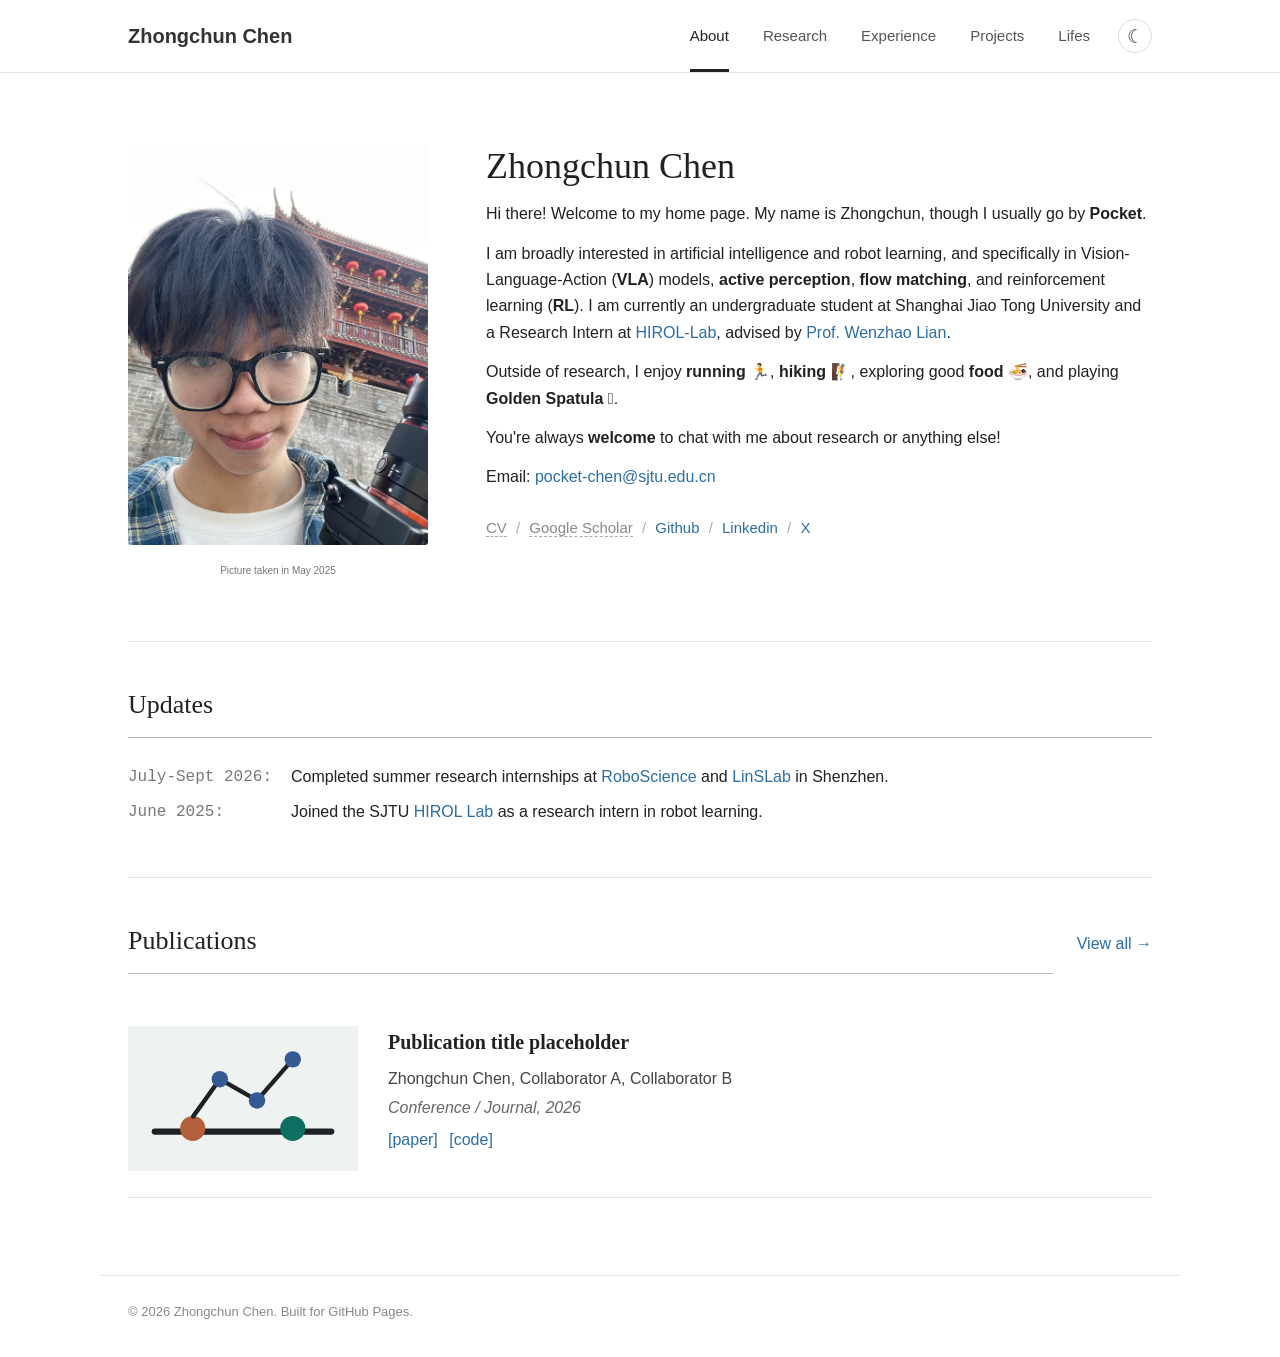
<file: index.html>
<!doctype html><html lang="en"><head><meta charset="utf-8"><meta name="viewport" content="width=device-width,initial-scale=1">
<meta name="description" content="Zhongchun Chen — academic homepage"><title>About | Zhongchun Chen</title>
<script>document.documentElement.dataset.theme=localStorage.getItem("theme")||"light";</script>
<link rel="stylesheet" href="assets/style.css?v=8"><link rel="stylesheet" href="assets/theme.css?v=4"></head><body>
<header class="site-header"><div class="header-inner"><a class="brand" href="index.html">Zhongchun Chen</a><div class="nav-actions"><nav><a class="active" href="index.html">About</a><a class="" href="research.html">Research</a><a class="" href="experience.html">Experience</a><a class="" href="projects.html">Projects</a><a class="" href="life.html">Lifes</a></nav><button class="theme-toggle" type="button" aria-label="Switch to dark mode" title="Switch color theme"><span aria-hidden="true">☾</span></button></div></div></header>
<main><section class="about"><figure class="portrait-figure"><img class="portrait" src="assets/img/ZhongchunChen.jpg" alt="Portrait of Zhongchun Chen"><figcaption>Picture taken in May 2025</figcaption></figure><div class="about-copy"><h1>Zhongchun Chen</h1><p class="intro-greeting">Hi there! Welcome to my home page. My name is Zhongchun, though I usually go by <strong>Pocket</strong>.</p><p>I am broadly interested in artificial intelligence and robot learning, and specifically in Vision-Language-Action (<strong>VLA</strong>) models, <strong>active perception</strong>, <strong>flow matching</strong>, and reinforcement learning (<strong>RL</strong>). I am currently an undergraduate student at Shanghai Jiao Tong University and a Research Intern at <a href="https://hirol.sjtu.edu.cn">HIROL-Lab</a>, advised by <a href="https://lianwenzhao.github.io/">Prof. Wenzhao Lian</a>.</p><p>Outside of research, I enjoy <strong>running</strong> 🏃, <strong>hiking</strong> 🧗, exploring good <strong>food</strong> 🍜, and playing <strong>Golden Spatula</strong> 🪏.</p><p>You're always <strong>welcome</strong> to chat with me about research or anything else!</p><p>Email: <a href="mailto:pocket-chen@sjtu.edu.cn">pocket-chen@sjtu.edu.cn</a></p><div class="socials"><a href="#" class=placeholder-link>CV</a> <span>/</span> <a href="#" class=placeholder-link>Google Scholar</a> <span>/</span> <a href="https://github.com/ZhongchunChen">Github</a> <span>/</span> <a href="https://www.linkedin.com/in/zhongchun-chen-602a693b6/">Linkedin</a> <span>/</span> <a href="https://x.com/PocketChen_/">X</a></div></div></section>
<section class="content-section"><h2>Updates</h2><ul class="updates"><li><time>July-Sept 2026:</time><span>Completed summer research internships at <a href="https://en.roboscience.co/">RoboScience</a> and <a href="https://linsats.github.io/">LinSLab</a> in Shenzhen.</span></li><li><time>June 2025:</time><span>Joined the SJTU <a href="https://hirol.sjtu.edu.cn">HIROL Lab</a> as a research intern in robot learning.</span></li></ul></section>
<section class="content-section"><div class="heading-row"><h2>Publications</h2><a href="research.html">View all →</a></div><article class="publication"><img src="assets/img/project-robotics.svg" alt=""><div><h3>Publication title placeholder</h3><p class="authors">Zhongchun Chen, Collaborator A, Collaborator B</p><p class="venue">Conference / Journal, 2026</p><div class="pub-links"><a href="#">[paper]</a> <a href="#">[code]</a></div></div></article></section></main><footer>© 2026 Zhongchun Chen. Built for GitHub Pages.</footer>
<script>
const themeButton=document.querySelector(".theme-toggle");
const applyTheme=theme=>{document.documentElement.dataset.theme=theme;localStorage.setItem("theme",theme);const dark=theme==="dark";themeButton.innerHTML=dark?"<span aria-hidden='true'>☀</span>":"<span aria-hidden='true'>☾</span>";themeButton.setAttribute("aria-label",dark?"Switch to light mode":"Switch to dark mode");};
applyTheme(document.documentElement.dataset.theme);
themeButton.addEventListener("click",()=>applyTheme(document.documentElement.dataset.theme==="dark"?"light":"dark"));
</script></body></html>
</file>
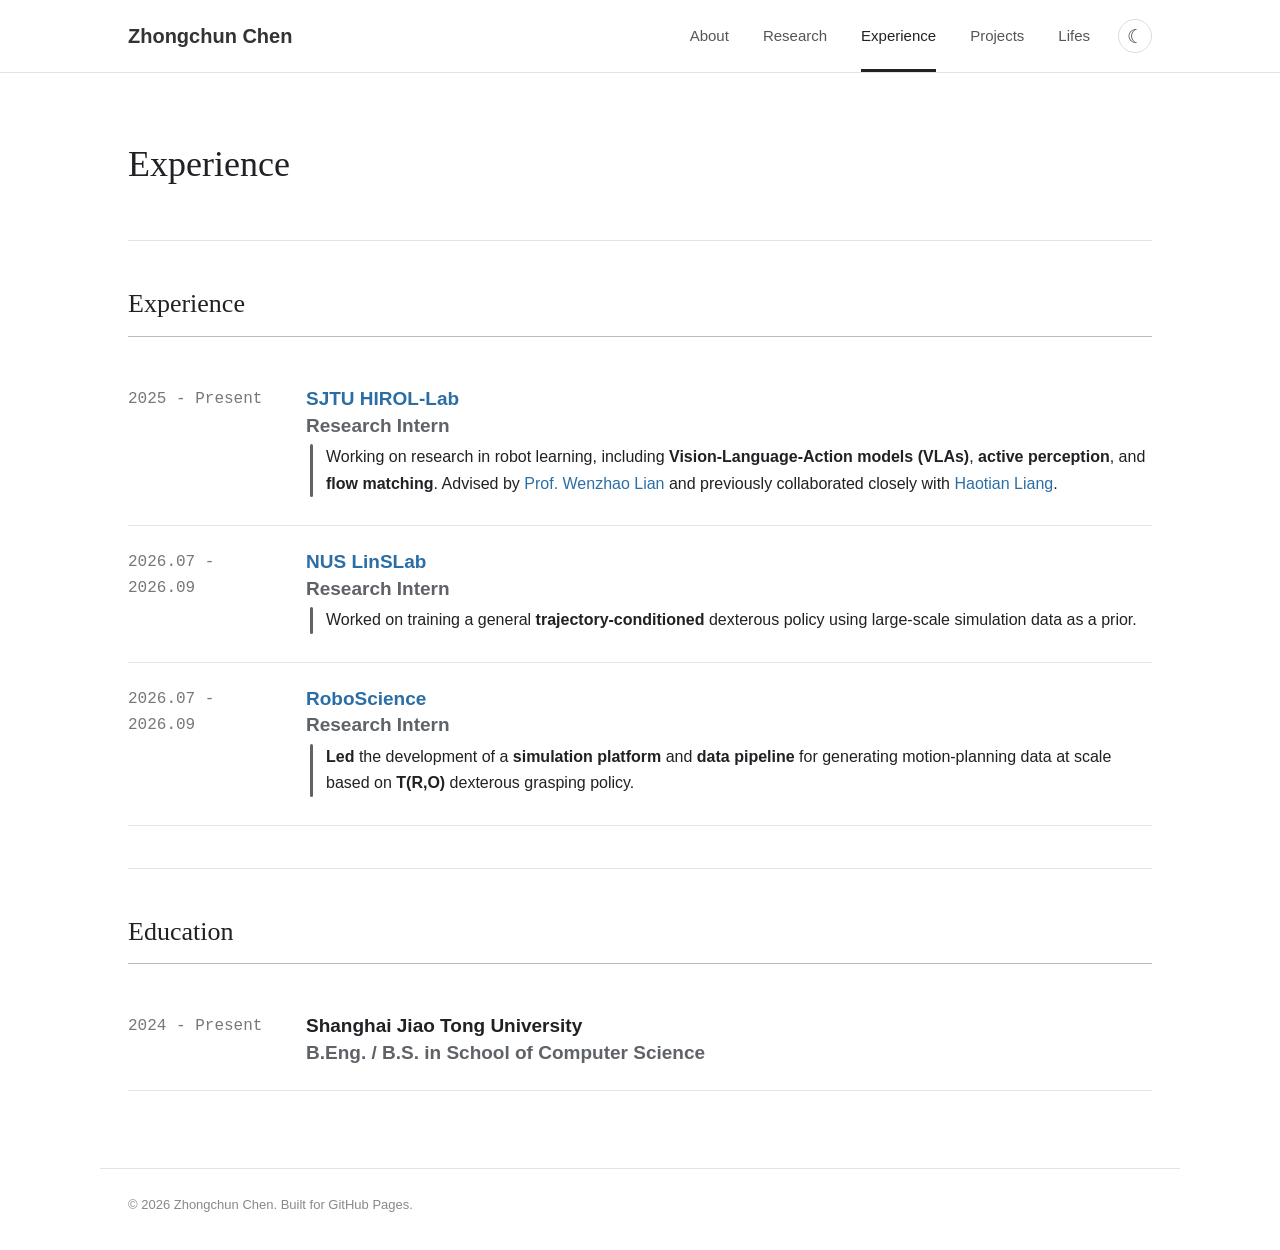
<file: experience.html>
<!doctype html><html lang="en"><head><meta charset="utf-8"><meta name="viewport" content="width=device-width,initial-scale=1">
<meta name="description" content="Zhongchun Chen — academic homepage"><title>Experience | Zhongchun Chen</title>
<script>document.documentElement.dataset.theme=localStorage.getItem("theme")||"light";</script>
<link rel="stylesheet" href="assets/style.css?v=8"><link rel="stylesheet" href="assets/theme.css?v=4"></head><body>
<header class="site-header"><div class="header-inner"><a class="brand" href="index.html">Zhongchun Chen</a><div class="nav-actions"><nav><a class="" href="index.html">About</a><a class="" href="research.html">Research</a><a class="active" href="experience.html">Experience</a><a class="" href="projects.html">Projects</a><a class="" href="life.html">Lifes</a></nav><button class="theme-toggle" type="button" aria-label="Switch to dark mode" title="Switch color theme"><span aria-hidden="true">☾</span></button></div></div></header>
<main><section class="page-intro"><h1>Experience</h1></section><section class="content-section"><h2>Experience</h2><article class="timeline-row"><time>2025 - Present</time><div><div class="experience-heading"><h3><a href="https://hirol.sjtu.edu.cn">SJTU HIROL-Lab</a></h3><span class="experience-role">Research Intern</span></div><p class="experience-details">Working on research in robot learning, including <strong>Vision-Language-Action models (VLAs)</strong>, <strong>active perception</strong>, and <strong>flow matching</strong>. Advised by <a href="https://lianwenzhao.github.io/">Prof. Wenzhao Lian</a> and previously collaborated closely with <a href="https://ht-leung.github.io/">Haotian Liang</a>.</p></div></article><article class="timeline-row"><time>2026.07 - 2026.09</time><div><div class="experience-heading"><h3><a href="https://linsats.github.io/">NUS LinSLab</a></h3><span class="experience-role">Research Intern</span></div><p class="experience-details">Worked on training a general <strong>trajectory-conditioned</strong> dexterous policy using large-scale simulation data as a prior.</p></div></article><article class="timeline-row"><time>2026.07 - 2026.09</time><div><div class="experience-heading"><h3><a href="https://en.roboscience.co/">RoboScience</a></h3><span class="experience-role">Research Intern</span></div><p class="experience-details"><strong>Led</strong> the development of a <strong>simulation platform</strong> and <strong>data pipeline</strong> for generating motion-planning data at scale based on <strong>T(R,O)</strong> dexterous grasping policy.</p></div></article></section><section class="content-section"><h2>Education</h2><article class="timeline-row"><time>2024 - Present</time><div><div class="experience-heading"><h3>Shanghai Jiao Tong University</h3><span class="experience-role">B.Eng. / B.S. in School of Computer Science</span></div></div></article></section></main><footer>© 2026 Zhongchun Chen. Built for GitHub Pages.</footer>
<script>
const themeButton=document.querySelector(".theme-toggle");
const applyTheme=theme=>{document.documentElement.dataset.theme=theme;localStorage.setItem("theme",theme);const dark=theme==="dark";themeButton.innerHTML=dark?"<span aria-hidden='true'>☀</span>":"<span aria-hidden='true'>☾</span>";themeButton.setAttribute("aria-label",dark?"Switch to light mode":"Switch to dark mode");};
applyTheme(document.documentElement.dataset.theme);
themeButton.addEventListener("click",()=>applyTheme(document.documentElement.dataset.theme==="dark"?"light":"dark"));
</script></body></html>
</file>
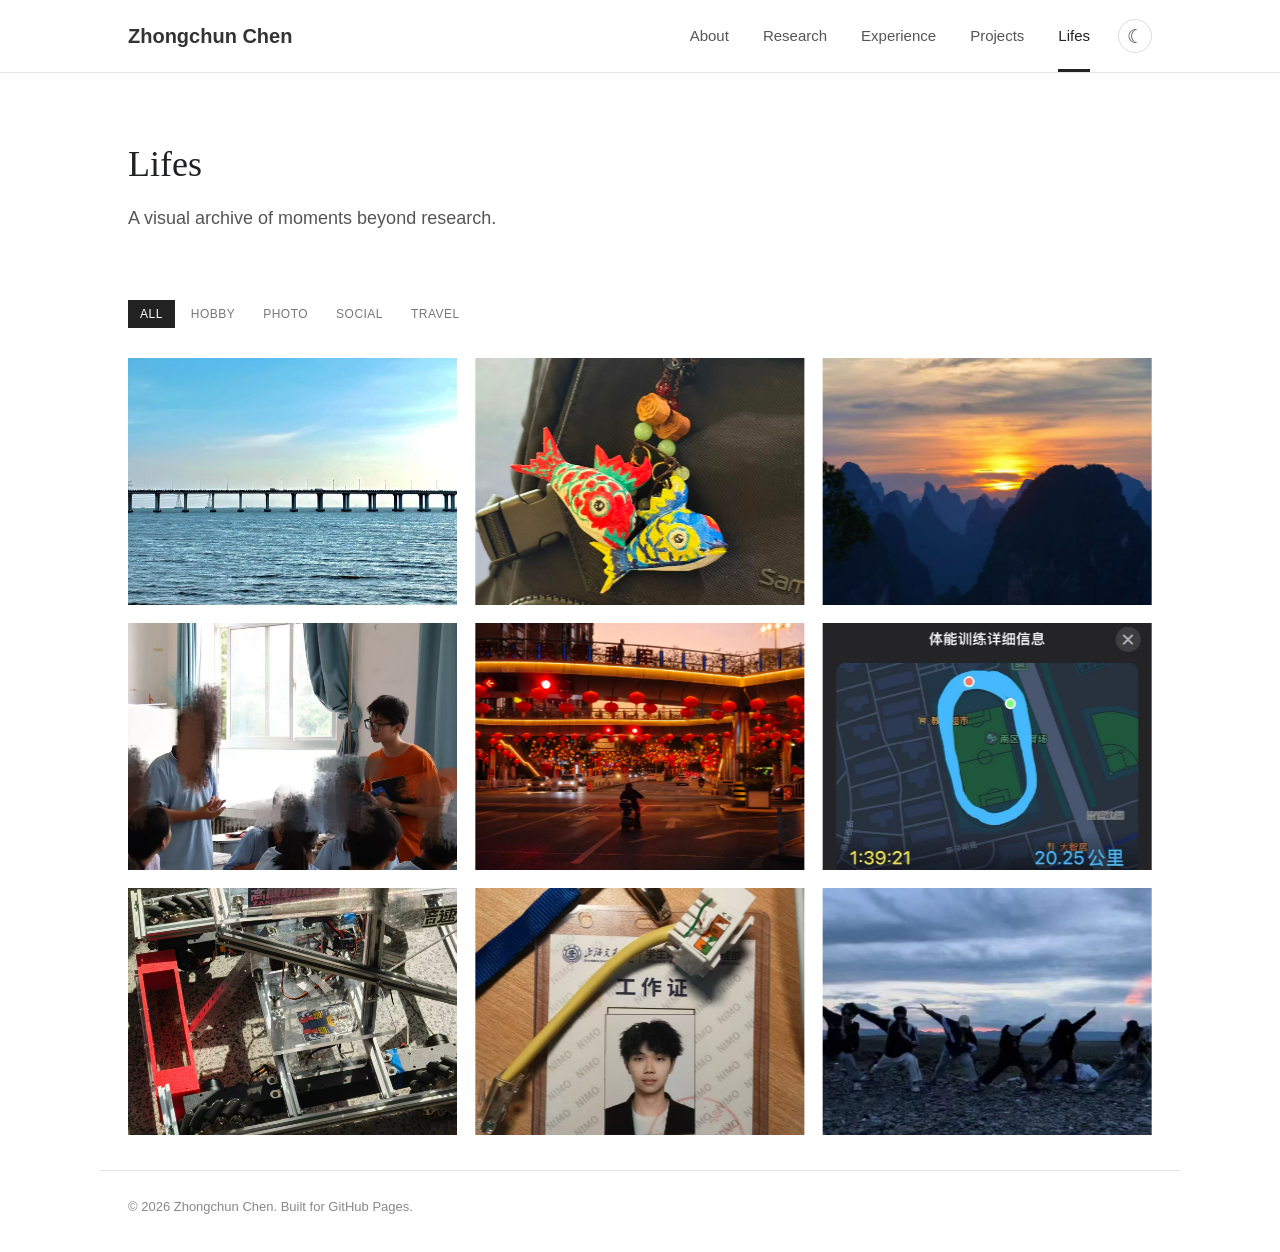
<file: life.html>
<!doctype html><html lang="en"><head><meta charset="utf-8"><meta name="viewport" content="width=device-width,initial-scale=1">
<meta name="description" content="Zhongchun Chen — academic homepage"><title>Lifes | Zhongchun Chen</title>
<script>document.documentElement.dataset.theme=localStorage.getItem("theme")||"light";</script>
<link rel="stylesheet" href="assets/style.css?v=8"><link rel="stylesheet" href="assets/theme.css?v=4"></head><body>
<header class="site-header"><div class="header-inner"><a class="brand" href="index.html">Zhongchun Chen</a><div class="nav-actions"><nav><a class="" href="index.html">About</a><a class="" href="research.html">Research</a><a class="" href="experience.html">Experience</a><a class="" href="projects.html">Projects</a><a class="active" href="life.html">Lifes</a></nav><button class="theme-toggle" type="button" aria-label="Switch to dark mode" title="Switch color theme"><span aria-hidden="true">☾</span></button></div></div></header>
<main><section class="page-intro"><h1>Lifes</h1><p>A visual archive of moments beyond research.</p></section><div class="filters"><button class="active" data-filter="all">All</button><button data-filter="Hobby">Hobby</button><button data-filter="Photo">Photo</button><button data-filter="Social">Social</button><button data-filter="Travel">Travel</button></div><script>
window.addEventListener("DOMContentLoaded", () => {
  const buttons = [...document.querySelectorAll(".filters button")];
  const cards = [...document.querySelectorAll(".portfolio-card")];
  const grid = document.querySelector(".portfolio-grid");
  const reducedMotion = window.matchMedia("(prefers-reduced-motion: reduce)").matches;
  if (!grid || !cards.length) return;
  grid.classList.add("isotope-grid", "isotope-no-transition");
  let currentFilter = "all";
  const layout = () => {
    const gap = 18;
    const columns = window.innerWidth <= 480 ? 1 : window.innerWidth <= 760 ? 2 : 3;
    const width = (grid.clientWidth - gap * (columns - 1)) / columns;
    const height = width * .75;
    let visibleIndex = 0;
    cards.forEach(card => {
      const visible = currentFilter === "all" || card.dataset.tags.split("|").includes(currentFilter);
      card.style.width = width + "px";
      card.style.height = height + "px";
      if (visible) {
        const column = visibleIndex % columns;
        const row = Math.floor(visibleIndex / columns);
        const x = column * (width + gap);
        const y = row * (height + gap);
        card.dataset.x = x;
        card.dataset.y = y;
        card.classList.remove("isotope-hidden");
        card.style.transform = "translate3d(" + x + "px," + y + "px,0) scale(1)";
        visibleIndex += 1;
      } else {
        const x = Number(card.dataset.x || 0);
        const y = Number(card.dataset.y || 0);
        card.classList.add("isotope-hidden");
        card.style.transform = "translate3d(" + x + "px," + y + "px,0) scale(.001)";
      }
    });
    const rows = Math.ceil(visibleIndex / columns);
    grid.style.height = (rows ? rows * height + (rows - 1) * gap : 0) + "px";
  };
  layout();
  requestAnimationFrame(() => requestAnimationFrame(() => grid.classList.remove("isotope-no-transition")));
  buttons.forEach(button => button.addEventListener("click", event => {
    event.preventDefault();
    currentFilter = button.dataset.filter;
    buttons.forEach(item => item.classList.toggle("active", item === button));
    layout();
  }));
  let resizeTimer;
  window.addEventListener("resize", () => {
    clearTimeout(resizeTimer);
    resizeTimer = setTimeout(layout, 80);
  });
  if (reducedMotion) grid.classList.add("isotope-no-transition");
});
</script><section class="portfolio-grid"><a class="portfolio-card" data-tags="Photo" href="#"><img src="assets/img/shenzhen00.jpg" alt=""><span class="card-overlay"><strong>Shenzhen (深圳)</strong><small>My internship brought me to Shenzhen for the first time. This photo captures an afternoon walk through a park. [2026.07]</small></span></a><a class="portfolio-card" data-tags="Photo|Travel" href="#"><img src="assets/img/shexian00.jpg" alt=""><span class="card-overlay"><strong>Shexian, Huangshan (黄山歙县)</strong><small>My first trip with my better half took us to this slow-paced county town, where we shared an unforgettable journey. The photo shows a local Shexian DIY craft—can you guess which one is mine? [2026.07]</small></span></a><a class="portfolio-card" data-tags="Photo|Travel" href="#"><img src="assets/img/yangshuo00.jpg" alt=""><span class="card-overlay"><strong>Guilin + Liuzhou (桂林 + 柳州)</strong><small>A journey through the mountains and waters of Yangshuo in Guilin and Liuzhou. [2025.08]</small></span></a><a class="portfolio-card" data-tags="Social" href="https://mp.weixin.qq.com/s/RZ-yJjBCxCUL_Tk-yWHzkQ"><img src="assets/img/teach.jpg" alt=""><span class="card-overlay"><strong>Volunteer Teaching in Gansu, China (中国甘肃支教)</strong><small>Together with 11 fellow volunteers, I spent two unforgettable weeks with high school students from three classes at Tunzi Middle School in Qingyang, Gansu. [2025.08]</small></span></a><a class="portfolio-card" data-tags="Photo" href="#"><img src="assets/img/dehua00.jpg" alt=""><span class="card-overlay"><strong>Lunar New Year Atmosphere (年味)</strong><small>Festive red lanterns lit up my hometown of Dehua, filling the streets with the warmth and spirit of the Lunar New Year. [2025.01]</small></span></a><a class="portfolio-card" data-tags="Hobby" href="#"><img src="assets/img/2025run.jpg" alt=""><span class="card-overlay"><strong>20.25 km Running</strong><small>On January 1, 2025, I attempted my first near-half-marathon run—an exhilarating and deeply satisfying experience. I will always remember the support and help of my two dear friends, SF Huang and Jackie Chan. [2025.01]</small></span></a><a class="portfolio-card" data-tags="Hobby" href="#"><img src="assets/img/robot_game.jpg" alt=""><span class="card-overlay"><strong>Red Comet Robot (“红色彗星”机器人)</strong><small>During my first semester of college, I participated in the RoboMaster campus competition, which marked the beginning of my journey exploring robotics. [2024.10]</small></span></a><a class="portfolio-card" data-tags="Hobby|Social" href="https://nimo.sjtu.edu.cn/kaleid/oscope/home"><img src="assets/img/nimo.jpg" alt=""><span class="card-overlay"><strong>NIMO — Network &amp; Information Management Organization (SJTU 网管部)</strong><small>I joined Shanghai Jiao Tong University&#x27;s Network &amp; Information Management Organization during my freshman year, where I met a group of fascinating people and picked up plenty of useful—and occasionally unusual—networking knowledge. [2024.09]</small></span></a><a class="portfolio-card" data-tags="Travel|Photo" href="#"><img src="assets/img/sichuan00.jpg" alt=""><span class="card-overlay"><strong>Travel in Western Sichuan (川西)</strong><small>I set out alone to experience the beauty of nature with five people I had never met before. We later became close friends and have remained so ever since. [2024.08]</small></span></a></section></main><footer>© 2026 Zhongchun Chen. Built for GitHub Pages.</footer>
<script>
const themeButton=document.querySelector(".theme-toggle");
const applyTheme=theme=>{document.documentElement.dataset.theme=theme;localStorage.setItem("theme",theme);const dark=theme==="dark";themeButton.innerHTML=dark?"<span aria-hidden='true'>☀</span>":"<span aria-hidden='true'>☾</span>";themeButton.setAttribute("aria-label",dark?"Switch to light mode":"Switch to dark mode");};
applyTheme(document.documentElement.dataset.theme);
themeButton.addEventListener("click",()=>applyTheme(document.documentElement.dataset.theme==="dark"?"light":"dark"));
</script></body></html>
</file>
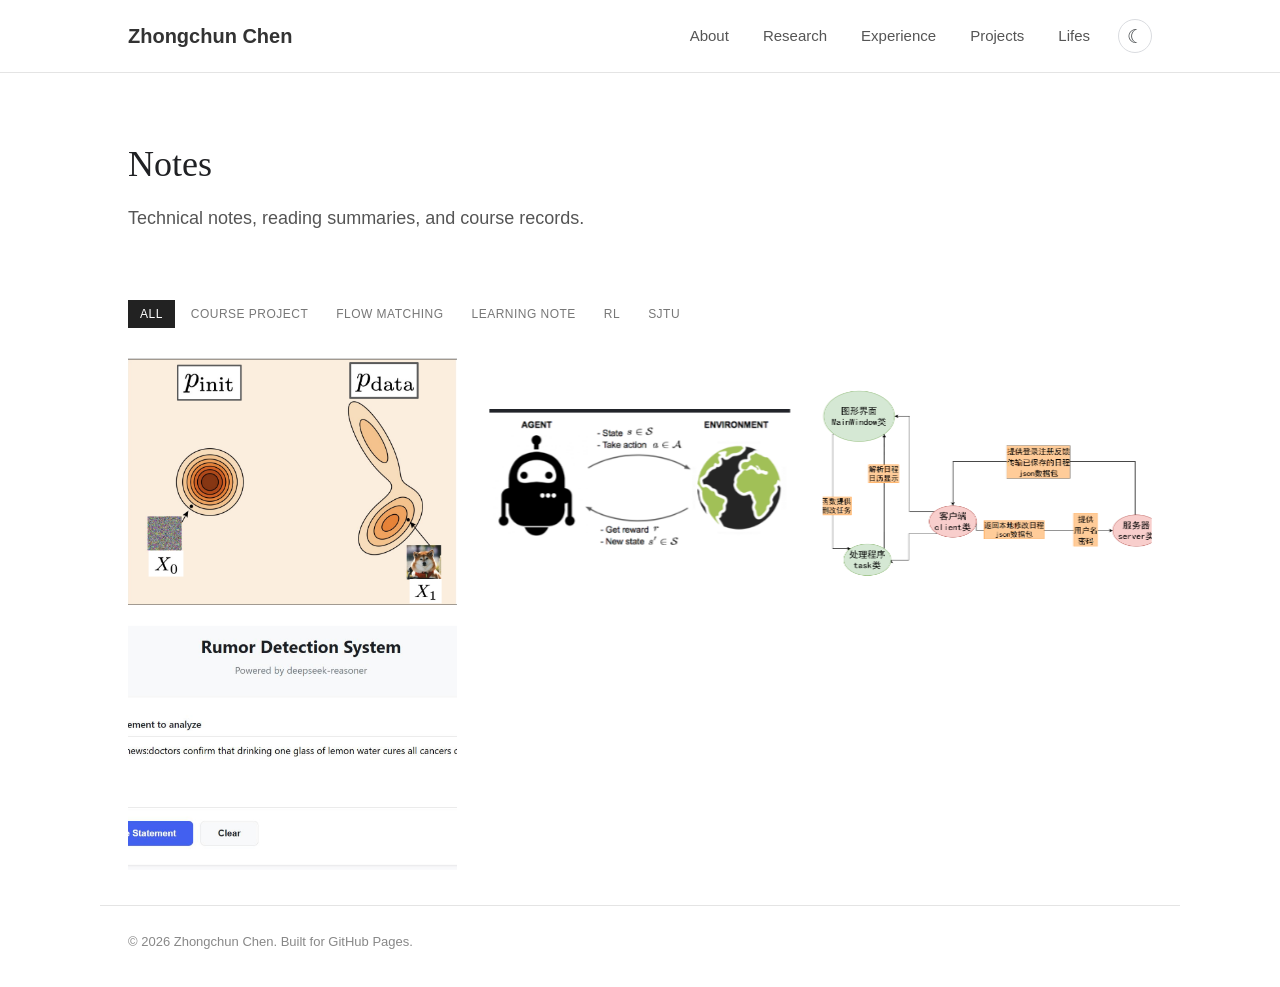
<file: notes.html>
<!doctype html><html lang="en"><head><meta charset="utf-8"><meta name="viewport" content="width=device-width,initial-scale=1">
<meta name="description" content="Zhongchun Chen — academic homepage"><title>Notes | Zhongchun Chen</title>
<script>document.documentElement.dataset.theme=localStorage.getItem("theme")||"light";</script>
<link rel="stylesheet" href="assets/style.css?v=8"><link rel="stylesheet" href="assets/theme.css?v=1"></head><body>
<header class="site-header"><div class="header-inner"><a class="brand" href="index.html">Zhongchun Chen</a><div class="nav-actions"><nav><a class="" href="index.html">About</a><a class="" href="research.html">Research</a><a class="" href="experience.html">Experience</a><a class="" href="projects.html">Projects</a><a class="" href="life.html">Lifes</a></nav><button class="theme-toggle" type="button" aria-label="Switch to dark mode" title="Switch color theme"><span aria-hidden="true">☾</span></button></div></div></header>
<main><section class="page-intro"><h1>Notes</h1><p>Technical notes, reading summaries, and course records.</p></section><div class="filters"><button class="active" data-filter="all">All</button><button data-filter="course project">course project</button><button data-filter="flow matching">flow matching</button><button data-filter="learning note">learning note</button><button data-filter="RL">RL</button><button data-filter="SJTU">SJTU</button></div><script>
window.addEventListener("DOMContentLoaded", () => {
  const buttons = [...document.querySelectorAll(".filters button")];
  const cards = [...document.querySelectorAll(".portfolio-card")];
  const grid = document.querySelector(".portfolio-grid");
  const reducedMotion = window.matchMedia("(prefers-reduced-motion: reduce)").matches;
  if (!grid || !cards.length) return;
  grid.classList.add("isotope-grid", "isotope-no-transition");
  let currentFilter = "all";
  const layout = () => {
    const gap = 18;
    const columns = window.innerWidth <= 480 ? 1 : window.innerWidth <= 760 ? 2 : 3;
    const width = (grid.clientWidth - gap * (columns - 1)) / columns;
    const height = width * .75;
    let visibleIndex = 0;
    cards.forEach(card => {
      const visible = currentFilter === "all" || card.dataset.tags.split("|").includes(currentFilter);
      card.style.width = width + "px";
      card.style.height = height + "px";
      if (visible) {
        const column = visibleIndex % columns;
        const row = Math.floor(visibleIndex / columns);
        const x = column * (width + gap);
        const y = row * (height + gap);
        card.dataset.x = x;
        card.dataset.y = y;
        card.classList.remove("isotope-hidden");
        card.style.transform = "translate3d(" + x + "px," + y + "px,0) scale(1)";
        visibleIndex += 1;
      } else {
        const x = Number(card.dataset.x || 0);
        const y = Number(card.dataset.y || 0);
        card.classList.add("isotope-hidden");
        card.style.transform = "translate3d(" + x + "px," + y + "px,0) scale(.001)";
      }
    });
    const rows = Math.ceil(visibleIndex / columns);
    grid.style.height = (rows ? rows * height + (rows - 1) * gap : 0) + "px";
  };
  layout();
  requestAnimationFrame(() => requestAnimationFrame(() => grid.classList.remove("isotope-no-transition")));
  buttons.forEach(button => button.addEventListener("click", event => {
    event.preventDefault();
    currentFilter = button.dataset.filter;
    buttons.forEach(item => item.classList.toggle("active", item === button));
    layout();
  }));
  let resizeTimer;
  window.addEventListener("resize", () => {
    clearTimeout(resizeTimer);
    resizeTimer = setTimeout(layout, 80);
  });
  if (reducedMotion) grid.classList.add("isotope-no-transition");
});
</script><section class="portfolio-grid"><a class="portfolio-card" data-tags="flow matching|learning note" href="notes/flow_matching_note.pdf"><img src="assets/img/flow_matching_note.png" alt=""><span class="card-overlay"><strong>Flow-Matching Note</strong><small>flow matching and diffusion generative model&#x27;s mathematical principles.</small></span></a><a class="portfolio-card cover-contain" data-tags="RL|learning note" href="notes/rl_note.pdf"><img src="assets/img/RL_note.png" alt=""><span class="card-overlay"><strong>RL Note</strong><small>Math Foundation of Reinforcement Learning</small></span></a><a class="portfolio-card cover-contain cover-zoom" data-tags="SJTU|course project" href="https://github.com/R1bosome-He/schedule_manager"><img src="assets/img/SJTU_NIS1336_course_project.png" alt=""><span class="card-overlay"><strong>Schedule Manager</strong><small>NIS1336 Programming Practice: Courese Project</small></span></a><a class="portfolio-card" data-tags="SJTU|course project" href="https://github.com/ZhongchunChen/NIS4307-01"><img src="assets/img/SJTU_NIS4307-01_course_project.png" alt=""><span class="card-overlay"><strong>Rumor Detection System</strong><small>NIS4307: Introduction to Artificial Intelligence Courese Project</small></span></a></section></main><footer>© 2026 Zhongchun Chen. Built for GitHub Pages.</footer>
<script>
const themeButton=document.querySelector(".theme-toggle");
const applyTheme=theme=>{document.documentElement.dataset.theme=theme;localStorage.setItem("theme",theme);const dark=theme==="dark";themeButton.innerHTML=dark?"<span aria-hidden='true'>☀</span>":"<span aria-hidden='true'>☾</span>";themeButton.setAttribute("aria-label",dark?"Switch to light mode":"Switch to dark mode");};
applyTheme(document.documentElement.dataset.theme);
themeButton.addEventListener("click",()=>applyTheme(document.documentElement.dataset.theme==="dark"?"light":"dark"));
</script></body></html>
</file>
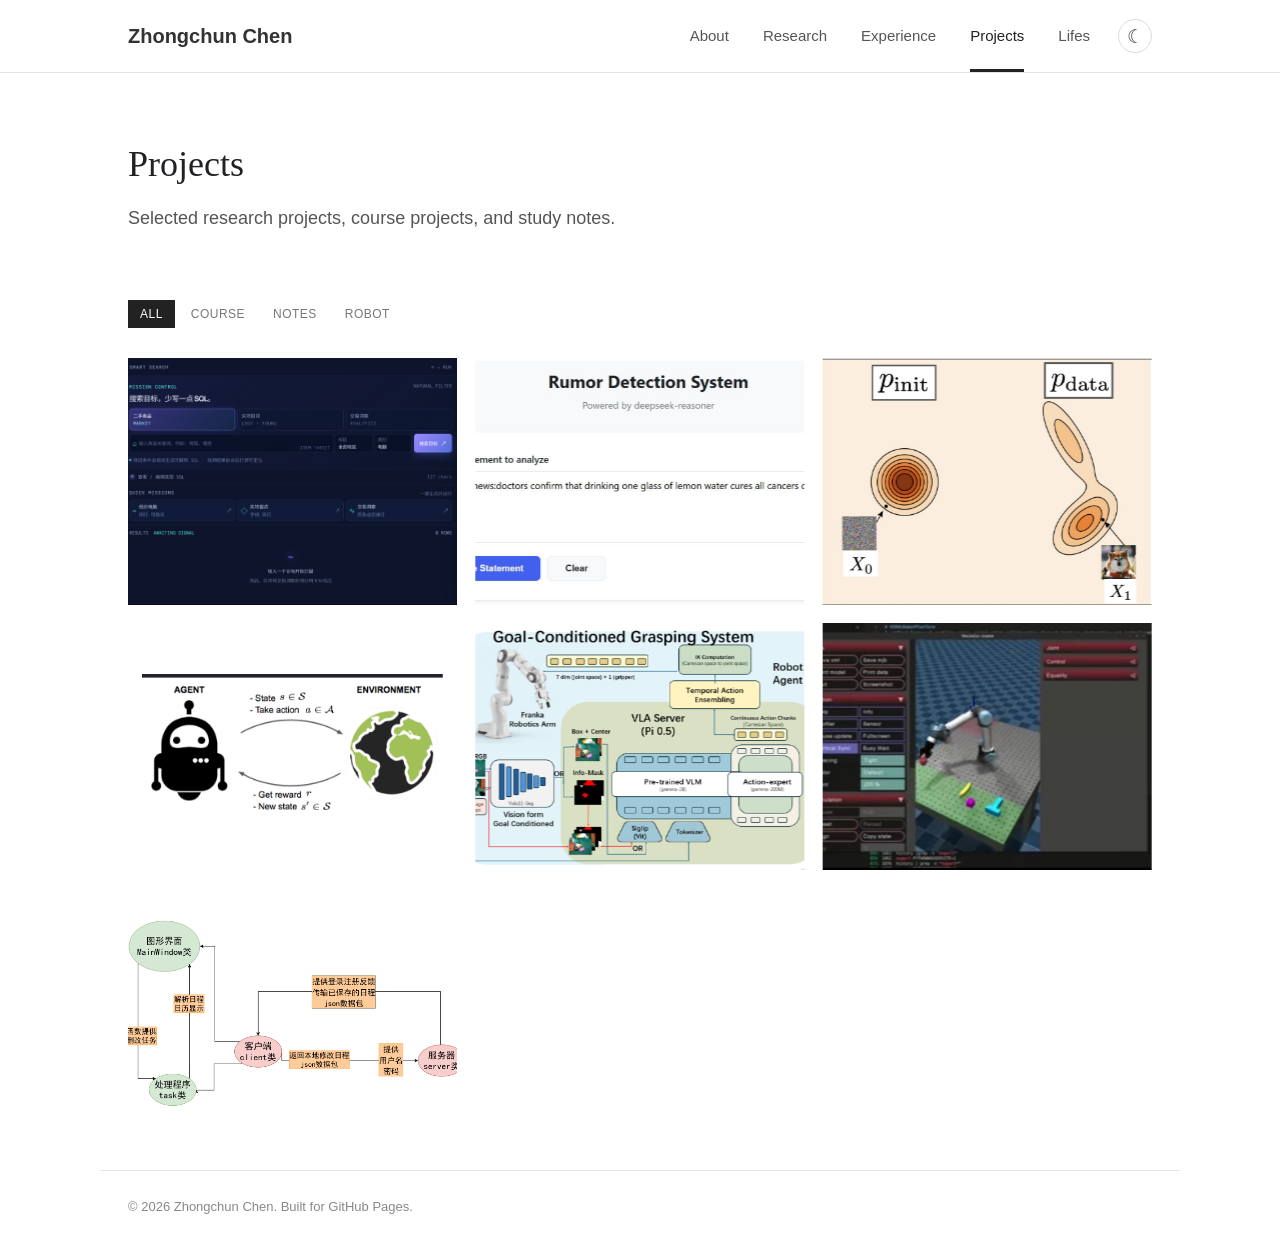
<file: projects.html>
<!doctype html><html lang="en"><head><meta charset="utf-8"><meta name="viewport" content="width=device-width,initial-scale=1">
<meta name="description" content="Zhongchun Chen — academic homepage"><title>Projects | Zhongchun Chen</title>
<script>document.documentElement.dataset.theme=localStorage.getItem("theme")||"light";</script>
<link rel="stylesheet" href="assets/style.css?v=8"><link rel="stylesheet" href="assets/theme.css?v=4"></head><body>
<header class="site-header"><div class="header-inner"><a class="brand" href="index.html">Zhongchun Chen</a><div class="nav-actions"><nav><a class="" href="index.html">About</a><a class="" href="research.html">Research</a><a class="" href="experience.html">Experience</a><a class="active" href="projects.html">Projects</a><a class="" href="life.html">Lifes</a></nav><button class="theme-toggle" type="button" aria-label="Switch to dark mode" title="Switch color theme"><span aria-hidden="true">☾</span></button></div></div></header>
<main><section class="page-intro"><h1>Projects</h1><p>Selected research projects, course projects, and study notes.</p></section><div class="filters"><button class="active" data-filter="all">All</button><button data-filter="Course">Course</button><button data-filter="Notes">Notes</button><button data-filter="Robot">Robot</button></div><script>
window.addEventListener("DOMContentLoaded", () => {
  const buttons = [...document.querySelectorAll(".filters button")];
  const cards = [...document.querySelectorAll(".portfolio-card")];
  const grid = document.querySelector(".portfolio-grid");
  const reducedMotion = window.matchMedia("(prefers-reduced-motion: reduce)").matches;
  if (!grid || !cards.length) return;
  grid.classList.add("isotope-grid", "isotope-no-transition");
  let currentFilter = "all";
  const layout = () => {
    const gap = 18;
    const columns = window.innerWidth <= 480 ? 1 : window.innerWidth <= 760 ? 2 : 3;
    const width = (grid.clientWidth - gap * (columns - 1)) / columns;
    const height = width * .75;
    let visibleIndex = 0;
    cards.forEach(card => {
      const visible = currentFilter === "all" || card.dataset.tags.split("|").includes(currentFilter);
      card.style.width = width + "px";
      card.style.height = height + "px";
      if (visible) {
        const column = visibleIndex % columns;
        const row = Math.floor(visibleIndex / columns);
        const x = column * (width + gap);
        const y = row * (height + gap);
        card.dataset.x = x;
        card.dataset.y = y;
        card.classList.remove("isotope-hidden");
        card.style.transform = "translate3d(" + x + "px," + y + "px,0) scale(1)";
        visibleIndex += 1;
      } else {
        const x = Number(card.dataset.x || 0);
        const y = Number(card.dataset.y || 0);
        card.classList.add("isotope-hidden");
        card.style.transform = "translate3d(" + x + "px," + y + "px,0) scale(.001)";
      }
    });
    const rows = Math.ceil(visibleIndex / columns);
    grid.style.height = (rows ? rows * height + (rows - 1) * gap : 0) + "px";
  };
  layout();
  requestAnimationFrame(() => requestAnimationFrame(() => grid.classList.remove("isotope-no-transition")));
  buttons.forEach(button => button.addEventListener("click", event => {
    event.preventDefault();
    currentFilter = button.dataset.filter;
    buttons.forEach(item => item.classList.toggle("active", item === button));
    layout();
  }));
  let resizeTimer;
  window.addEventListener("resize", () => {
    clearTimeout(resizeTimer);
    resizeTimer = setTimeout(layout, 80);
  });
  if (reducedMotion) grid.classList.add("isotope-no-transition");
});
</script><section class="portfolio-grid"><a class="portfolio-card" data-tags="Course" href="https://github.com/MingchenDai/NIS3351-02"><img src="assets/img/NIS3351.png" alt=""><span class="card-overlay"><strong>CampusDB: Full-Stack Database Implementation</strong><small>NIS3351-02 Principles of Databases course project. [2026.11]</small></span></a><a class="portfolio-card" data-tags="Course" href="https://github.com/ZhongchunChen/NIS4307-01"><img src="assets/img/SJTU_NIS4307-01_course_project.png" alt=""><span class="card-overlay"><strong>Rumor Detection System</strong><small>NIS4307: Introduction to Artificial Intelligence Courese Project [2026.06]</small></span></a><a class="portfolio-card" data-tags="Notes" href="notes/flow_matching_note.pdf"><img src="assets/img/flow_matching_note.png" alt=""><span class="card-overlay"><strong>Flow-Matching Note</strong><small>flow matching and diffusion generative model&#x27;s mathematical principles. [2026.05]</small></span></a><a class="portfolio-card cover-contain" data-tags="Notes" href="notes/rl_note.pdf"><img src="assets/img/RL_note.png" alt=""><span class="card-overlay"><strong>RL Note</strong><small>Math Foundation of Reinforcement Learning [2026.03]</small></span></a><a class="portfolio-card" data-tags="Robot" href="reliable_grasp/"><img src="assets/img/reliable_grasp.png" alt=""><span class="card-overlay"><strong>Goal-Conditioned VLA Based on pi_0.5</strong><small>Built a YOLO11-Seg and pi_0.5 system with visual anchoring for reliable object grasping on an FR3 robot. [2025.10]</small></span></a><a class="portfolio-card" data-tags="Robot" href="https://github.com/ZhongchunChen/Yolo_World-Sam-Graspnet-grasp-manipulator"><img src="assets/img/yolo_sam_graspnet.jpg" alt=""><span class="card-overlay"><strong>YOLO-SAM-GraspNet: Robotic Grasping</strong><small>Built a MuJoCo pipeline connecting open-vocabulary detection, segmentation, 6-DoF grasp prediction, and simulated UR5 pick-and-place. [2025.07]</small></span></a><a class="portfolio-card cover-contain cover-zoom" data-tags="Course" href="https://github.com/R1bosome-He/schedule_manager"><img src="assets/img/SJTU_NIS1336_course_project.png" alt=""><span class="card-overlay"><strong>Schedule Manager</strong><small>NIS1336 Programming Practice: Courese Project [2025.07]</small></span></a></section></main><footer>© 2026 Zhongchun Chen. Built for GitHub Pages.</footer>
<script>
const themeButton=document.querySelector(".theme-toggle");
const applyTheme=theme=>{document.documentElement.dataset.theme=theme;localStorage.setItem("theme",theme);const dark=theme==="dark";themeButton.innerHTML=dark?"<span aria-hidden='true'>☀</span>":"<span aria-hidden='true'>☾</span>";themeButton.setAttribute("aria-label",dark?"Switch to light mode":"Switch to dark mode");};
applyTheme(document.documentElement.dataset.theme);
themeButton.addEventListener("click",()=>applyTheme(document.documentElement.dataset.theme==="dark"?"light":"dark"));
</script></body></html>
</file>
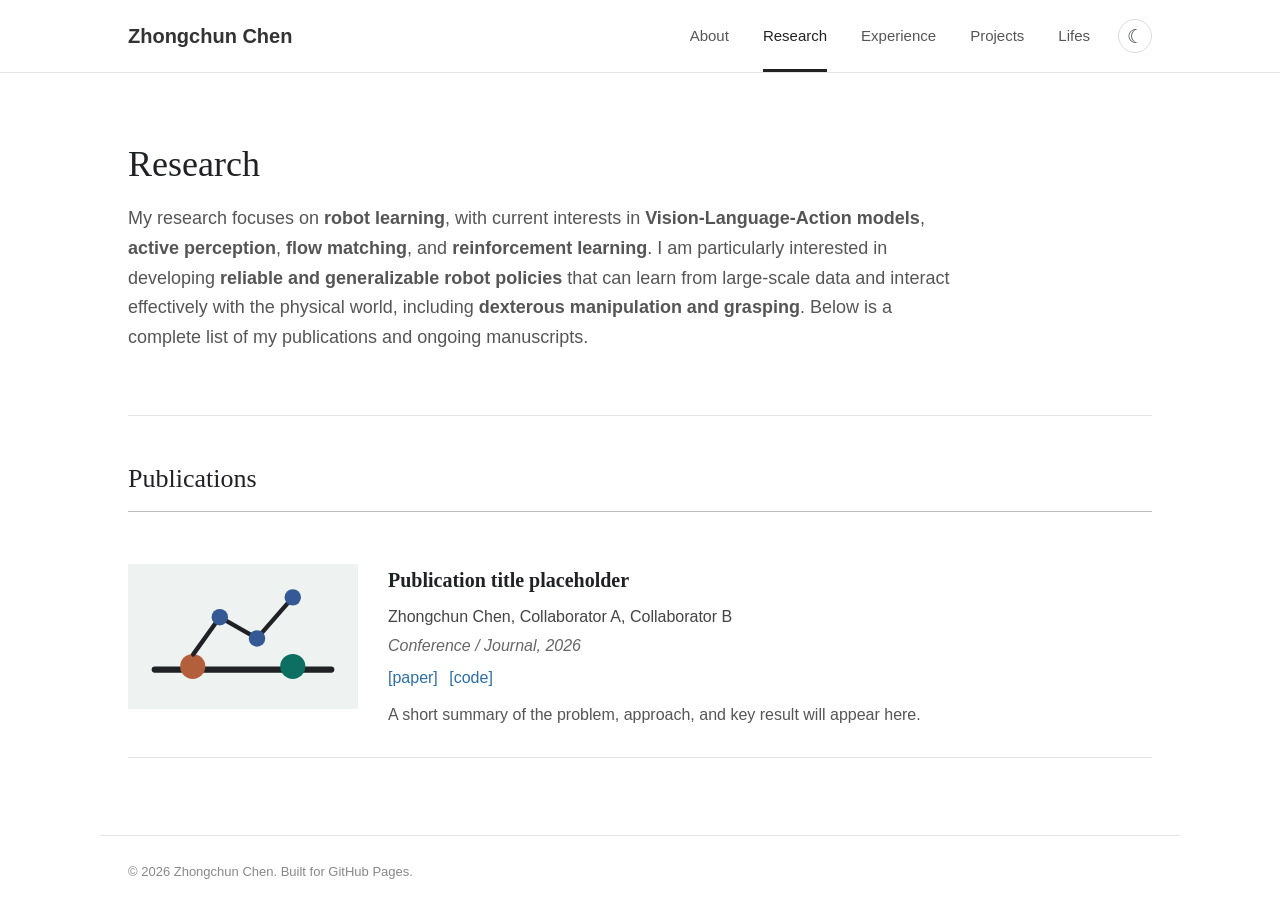
<file: research.html>
<!doctype html><html lang="en"><head><meta charset="utf-8"><meta name="viewport" content="width=device-width,initial-scale=1">
<meta name="description" content="Zhongchun Chen — academic homepage"><title>Research | Zhongchun Chen</title>
<script>document.documentElement.dataset.theme=localStorage.getItem("theme")||"light";</script>
<link rel="stylesheet" href="assets/style.css?v=8"><link rel="stylesheet" href="assets/theme.css?v=4"></head><body>
<header class="site-header"><div class="header-inner"><a class="brand" href="index.html">Zhongchun Chen</a><div class="nav-actions"><nav><a class="" href="index.html">About</a><a class="active" href="research.html">Research</a><a class="" href="experience.html">Experience</a><a class="" href="projects.html">Projects</a><a class="" href="life.html">Lifes</a></nav><button class="theme-toggle" type="button" aria-label="Switch to dark mode" title="Switch color theme"><span aria-hidden="true">☾</span></button></div></div></header>
<main><section class="page-intro"><h1>Research</h1><p>My research focuses on <strong>robot learning</strong>, with current interests in <strong>Vision-Language-Action models</strong>, <strong>active perception</strong>, <strong>flow matching</strong>, and <strong>reinforcement learning</strong>. I am particularly interested in developing <strong>reliable and generalizable robot policies</strong> that can learn from large-scale data and interact effectively with the physical world, including <strong>dexterous manipulation and grasping</strong>. Below is a complete list of my publications and ongoing manuscripts.</p></section><section class="content-section"><h2>Publications</h2><article class="publication"><img src="assets/img/project-robotics.svg" alt=""><div><h3>Publication title placeholder</h3><p class="authors">Zhongchun Chen, Collaborator A, Collaborator B</p><p class="venue">Conference / Journal, 2026</p><div class="pub-links"><a href="#">[paper]</a> <a href="#">[code]</a></div><p class="summary">A short summary of the problem, approach, and key result will appear here.</p></div></article></section></main><footer>© 2026 Zhongchun Chen. Built for GitHub Pages.</footer>
<script>
const themeButton=document.querySelector(".theme-toggle");
const applyTheme=theme=>{document.documentElement.dataset.theme=theme;localStorage.setItem("theme",theme);const dark=theme==="dark";themeButton.innerHTML=dark?"<span aria-hidden='true'>☀</span>":"<span aria-hidden='true'>☾</span>";themeButton.setAttribute("aria-label",dark?"Switch to light mode":"Switch to dark mode");};
applyTheme(document.documentElement.dataset.theme);
themeButton.addEventListener("click",()=>applyTheme(document.documentElement.dataset.theme==="dark"?"light":"dark"));
</script></body></html>
</file>
<file: assets/style.css>
:root{--ink:#202124;--muted:#5f6368;--line:#e4e4e4;--link:#2b6ea6;--max:1080px}*{box-sizing:border-box}html{scroll-behavior:smooth}body{margin:0;color:var(--ink);font:16px/1.65 -apple-system,BlinkMacSystemFont,"Segoe UI",Arial,sans-serif;background:#fff}a{color:var(--link);text-decoration:none}a:hover{text-decoration:underline}.site-header{border-bottom:1px solid var(--line);background:#fff}.header-inner{max-width:var(--max);margin:auto;min-height:72px;padding:0 28px;display:flex;align-items:center;justify-content:space-between}.brand{color:#333;font-size:20px;font-weight:700}.brand:hover{text-decoration:none}nav{display:flex;gap:34px}nav a{color:#555;font-size:15px;padding:24px 0 20px;border-bottom:3px solid transparent}nav a.active{color:#222;border-color:#222}main,footer{max-width:var(--max);margin:auto;padding-left:28px;padding-right:28px}.about{display:grid;grid-template-columns:300px 1fr;gap:58px;padding:72px 0 62px}.portrait{width:100%;aspect-ratio:1/1;object-fit:cover;border-radius:3px}.about-copy h1,.page-intro h1{margin:0 0 10px;font-family:Georgia,serif;font-size:36px;line-height:1.2;font-weight:500}.about-copy p{margin:13px 0}.role{color:var(--muted)}.socials{margin-top:25px;font-size:15px}.socials span{color:#aaa;margin:0 5px}.placeholder-link{color:#888;border-bottom:1px dashed #aaa}.content-section{padding:42px 0;border-top:1px solid var(--line)}h2{margin:0 0 26px;padding-bottom:10px;border-bottom:1px solid #bbb;font-family:Georgia,serif;font-size:26px;font-weight:500}.heading-row{display:flex;align-items:baseline;justify-content:space-between}.heading-row h2{flex:1}.heading-row>a{margin-left:24px}.updates{list-style:none;margin:0;padding:0;max-width:850px}.updates li{display:grid;grid-template-columns:145px minmax(0,1fr);gap:18px;margin:9px 0}.updates time{white-space:nowrap}.updates time,.timeline-row time{color:#777;font-family:monospace}.publication{display:grid;grid-template-columns:230px 1fr;gap:30px;padding:26px 0;border-bottom:1px solid var(--line)}.publication img{width:100%;height:145px;object-fit:cover;background:#f5f5f5}.publication h3{margin:0 0 7px;font-family:Georgia,serif;font-size:20px;font-weight:600}.publication p{margin:3px 0}.authors{color:#444}.venue{font-style:italic;color:#666}.pub-links{margin-top:6px}.pub-links a{margin-right:7px}.summary{margin-top:10px!important;color:#555}.page-intro{max-width:840px;padding:70px 0 44px}.page-intro p{font-size:18px;color:#555}.back{font-size:14px!important}.timeline-row{display:grid;grid-template-columns:150px 1fr;gap:28px;padding:23px 0;border-bottom:1px solid var(--line)}.timeline-row h3{margin:0;font-size:19px}.timeline-row p{margin:5px 0}.filters{display:flex;flex-wrap:wrap;gap:4px;padding:4px 0 30px}.filters button{border:0;background:none;padding:7px 12px;color:#777;cursor:pointer;text-transform:uppercase;font-size:12px;letter-spacing:.04em}.filters button.active,.filters button:hover{background:#222;color:#fff}.portfolio-grid{display:grid;grid-template-columns:repeat(3,1fr);gap:18px;padding-bottom:60px}.portfolio-card{position:relative;display:block;aspect-ratio:4/3;overflow:hidden;background:#eee}.portfolio-card[hidden]{display:none}.portfolio-card img{width:100%;height:100%;object-fit:cover;transition:transform .35s ease}.card-overlay{position:absolute;inset:0;display:flex;flex-direction:column;justify-content:flex-end;padding:22px;color:#fff;background:linear-gradient(transparent 20%,rgba(0,0,0,.88));opacity:0;transition:opacity .25s}.card-overlay strong{font-size:19px;line-height:1.25}.card-overlay small{margin-top:7px;line-height:1.45}.portfolio-card:hover img{transform:scale(1.035)}.portfolio-card:hover .card-overlay,.portfolio-card:focus .card-overlay{opacity:1}.subpage-links{display:flex;gap:16px;padding:0 0 70px}.subpage-links a{padding:10px 18px;border:1px solid #bbb;color:#333}footer{margin-top:35px;padding-top:25px;padding-bottom:35px;border-top:1px solid var(--line);color:#888;font-size:13px}@media(max-width:760px){.header-inner{display:block;padding-top:14px}.brand{display:block}.header-inner nav{gap:20px;overflow:auto}.header-inner nav a{padding:12px 0 10px}.about{grid-template-columns:1fr;padding-top:40px;gap:30px}.portrait{max-width:340px}.publication{grid-template-columns:1fr}.publication img{height:auto;max-width:420px}.portfolio-grid{grid-template-columns:1fr 1fr}.timeline-row{grid-template-columns:1fr;gap:3px}}@media(max-width:480px){main,footer,.header-inner{padding-left:18px;padding-right:18px}.portfolio-grid{grid-template-columns:1fr}.updates li{grid-template-columns:132px minmax(0,1fr);gap:10px}.card-overlay{opacity:1}}
</file>
<file: assets/theme.css>
body,
.site-header,
.brand,
nav a,
.publication img,
.portfolio-card,
.filters button,
.subpage-links a {
  transition: background-color .2s ease, color .2s ease, border-color .2s ease;
}

.nav-actions {
  display: flex;
  align-items: center;
  gap: 14px;
}

.experience-heading {
  display: block;
}

.experience-heading h3,
.experience-role {
  display: block;
  margin: 0;
  font-size: 19px;
  font-weight: 600;
  line-height: 1.4;
}

.experience-role {
  color: var(--muted);
}

.experience-details {
  position: relative;
  margin-left: 2px !important;
  padding-left: 18px;
}

.experience-details::before {
  position: absolute;
  top: 0;
  bottom: 0;
  left: 2px;
  width: 3px;
  border-radius: 2px;
  background: var(--muted);
  content: "";
}

.portrait-figure {
  margin: 0;
}

.about {
  grid-template-columns: 300px 1fr;
}

.portrait-figure .portrait {
  height: auto;
  aspect-ratio: auto;
  object-fit: contain;
}

.portrait-figure figcaption {
  margin-top: 9px;
  color: #777;
  font-size: 10px;
  text-align: center;
}

[data-theme="dark"] .portrait-figure figcaption {
  color: #9aa0a6;
}

.theme-toggle {
  display: grid;
  place-items: center;
  width: 34px;
  height: 34px;
  padding: 0;
  border: 1px solid #dadce0;
  border-radius: 50%;
  color: #3c4043;
  background: transparent;
  font: 19px/1 Arial, sans-serif;
  cursor: pointer;
  margin-left: 14px;
}

.theme-toggle:hover {
  background: #f1f3f4;
}

.theme-toggle:focus-visible {
  outline: 3px solid rgba(138, 180, 248, .45);
  outline-offset: 2px;
}

.portfolio-card.cover-contain img {
  object-fit: contain;
  padding: 14px;
  background: #fff;
}

.portfolio-card {
  transform-origin: center;
  will-change: transform, opacity;
}

.portfolio-grid.isotope-grid {
  position: relative;
  display: block;
  transition: height .8s ease;
}

.isotope-grid .portfolio-card {
  position: absolute;
  top: 0;
  left: 0;
  margin: 0;
  opacity: 1;
  pointer-events: auto;
  transition: transform .8s cubic-bezier(.165,.84,.44,1), opacity .8s ease;
}

.isotope-grid .portfolio-card.isotope-hidden {
  z-index: 1;
  opacity: 0;
  pointer-events: none;
}

.isotope-grid .portfolio-card:not(.isotope-hidden) {
  z-index: 2;
}

.isotope-grid.isotope-no-transition,
.isotope-grid.isotope-no-transition .portfolio-card {
  transition-duration: 0s !important;
}

@media (prefers-reduced-motion: reduce) {
  .portfolio-card,
  .portfolio-card img {
    transition: none !important;
  }
}

.portfolio-card.cover-zoom img {
  transform: scale(1.16);
}

.portfolio-card.cover-zoom:hover img {
  transform: scale(1.2);
}

[data-theme="dark"] .portfolio-card.cover-contain img {
  background: #fff;
}

[data-theme="dark"] {
  color-scheme: dark;
}

[data-theme="dark"] body {
  color: #e8eaed;
  background: #202124;
}

[data-theme="dark"] .site-header {
  background: #202124;
  border-color: #3c4043;
}

[data-theme="dark"] .brand,
[data-theme="dark"] nav a.active {
  color: #e8eaed;
}

[data-theme="dark"] nav a {
  color: #bdc1c6;
}

[data-theme="dark"] nav a.active {
  border-color: #8ab4f8;
}

[data-theme="dark"] a {
  color: #8ab4f8;
}

[data-theme="dark"] .role,
[data-theme="dark"] .page-intro p,
[data-theme="dark"] .summary,
[data-theme="dark"] .about-copy p,
[data-theme="dark"] .authors {
  color: #bdc1c6;
}

[data-theme="dark"] .venue,
[data-theme="dark"] .updates time,
[data-theme="dark"] .timeline-row time,
[data-theme="dark"] footer {
  color: #9aa0a6;
}

[data-theme="dark"] .content-section,
[data-theme="dark"] .publication,
[data-theme="dark"] .timeline-row,
[data-theme="dark"] footer,
[data-theme="dark"] h2 {
  border-color: #3c4043;
}

[data-theme="dark"] .publication img,
[data-theme="dark"] .portfolio-card {
  background: #303134;
}

[data-theme="dark"] .filters button {
  color: #bdc1c6;
}

[data-theme="dark"] .filters button.active,
[data-theme="dark"] .filters button:hover {
  color: #202124;
  background: #8ab4f8;
}

[data-theme="dark"] .theme-toggle {
  color: #e8eaed;
  border-color: #5f6368;
}

[data-theme="dark"] .theme-toggle:hover {
  background: #303134;
}

@media (max-width: 760px) {
  .about {
    grid-template-columns: 1fr;
  }

  .nav-actions {
    align-items: flex-end;
  }

  .theme-toggle {
    flex: 0 0 auto;
    margin-bottom: 4px;
  }
}
</file>
